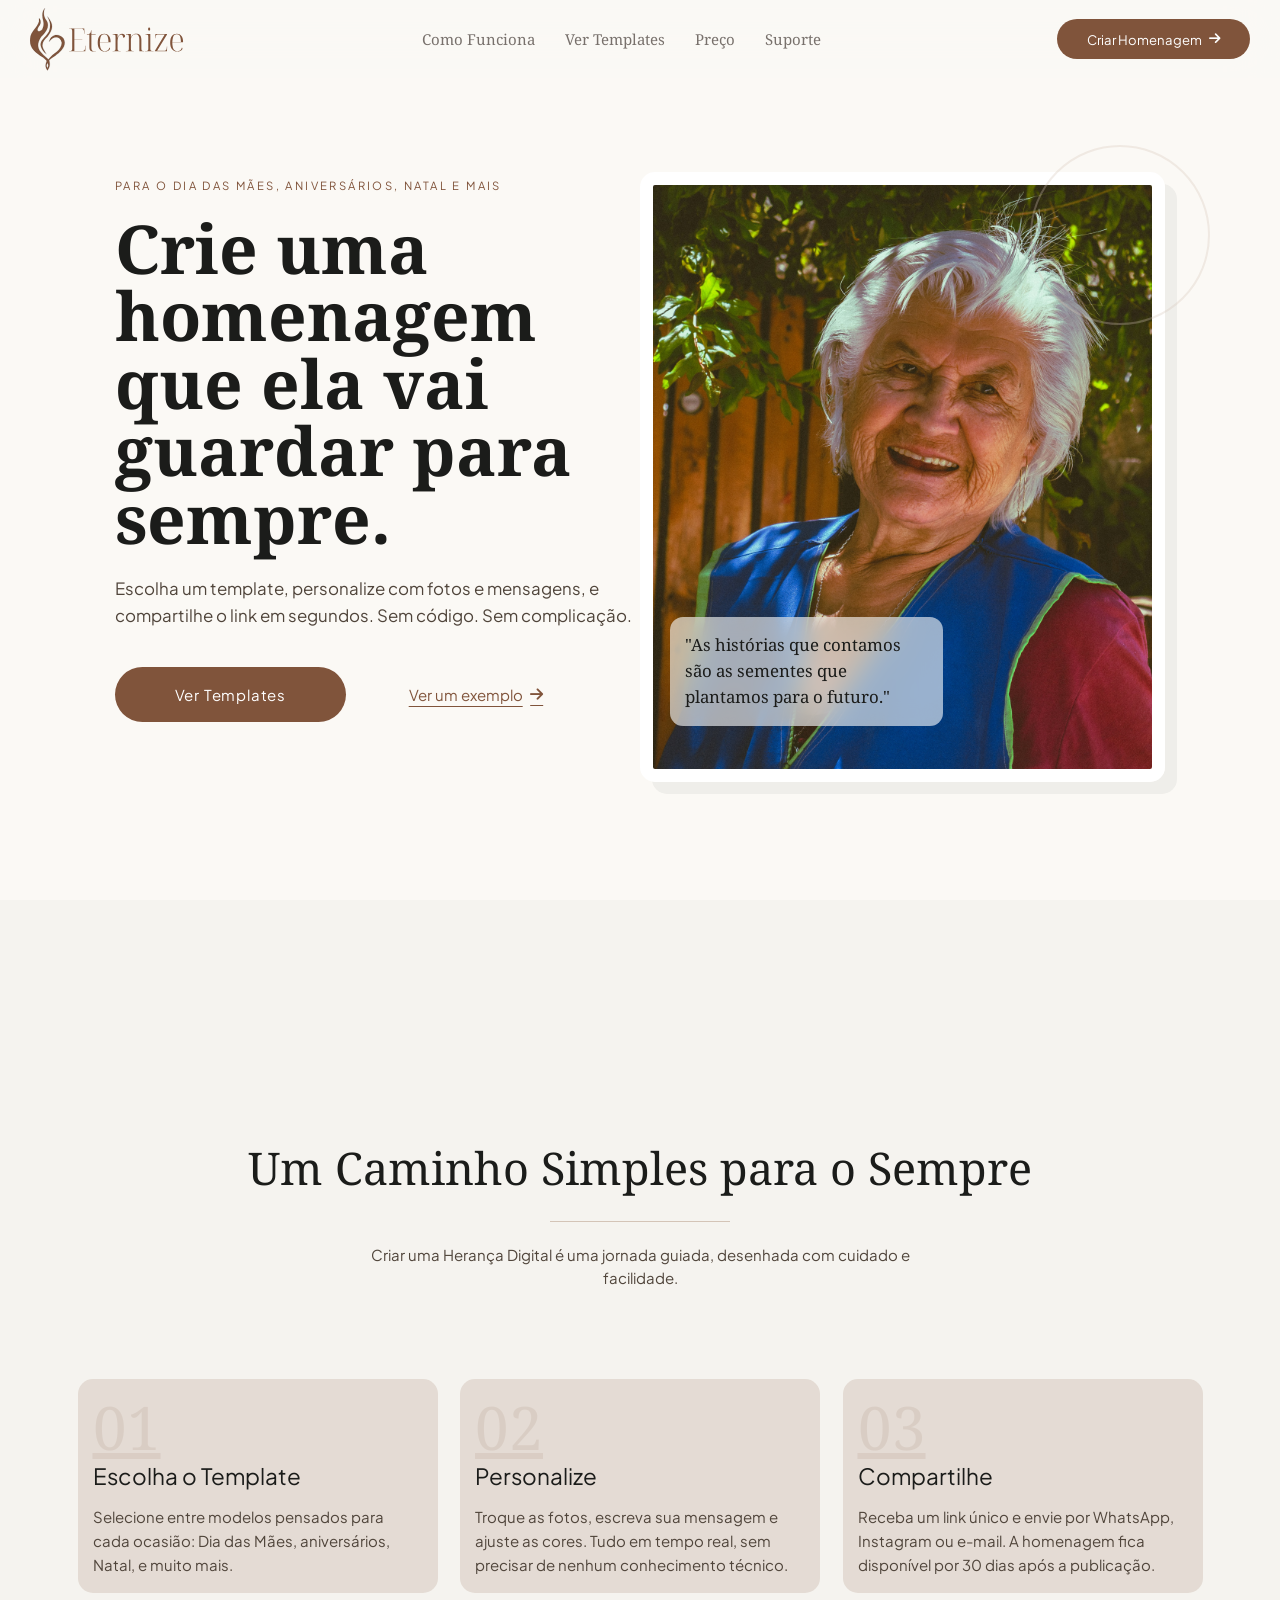
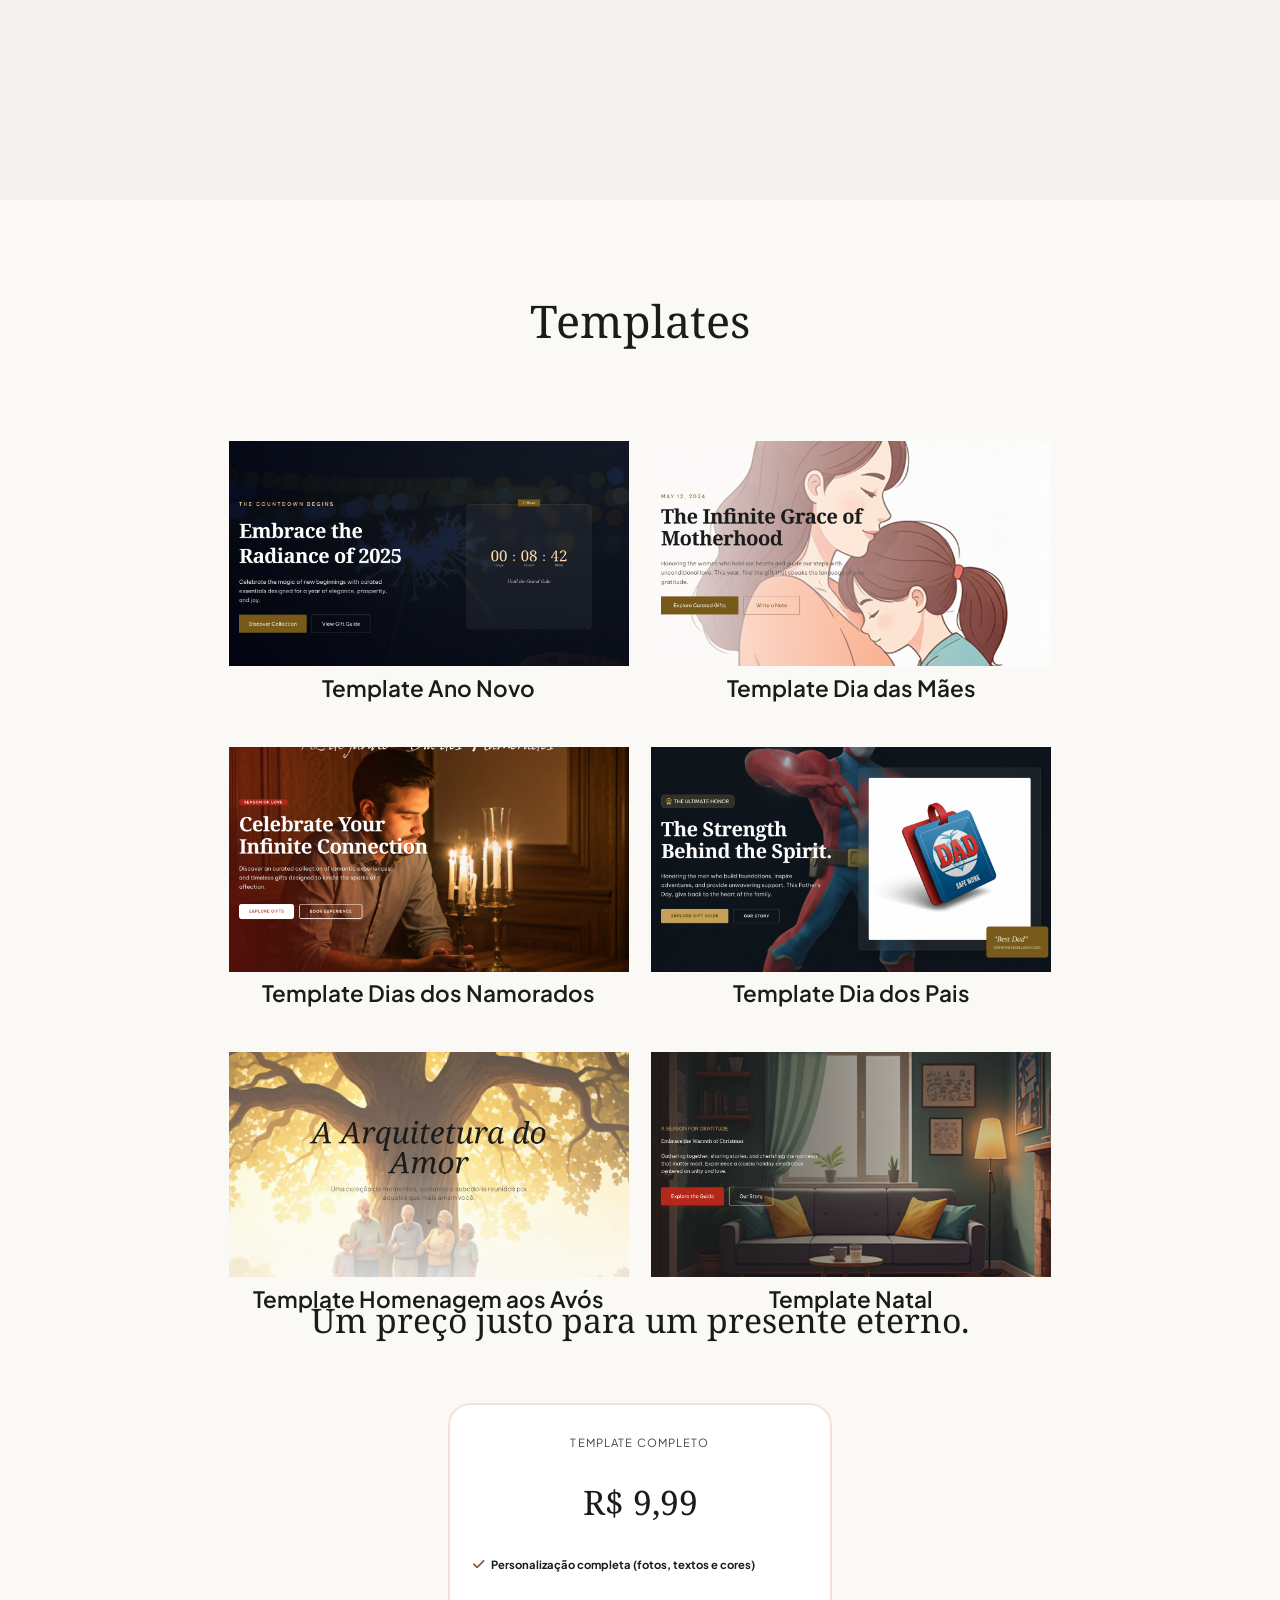
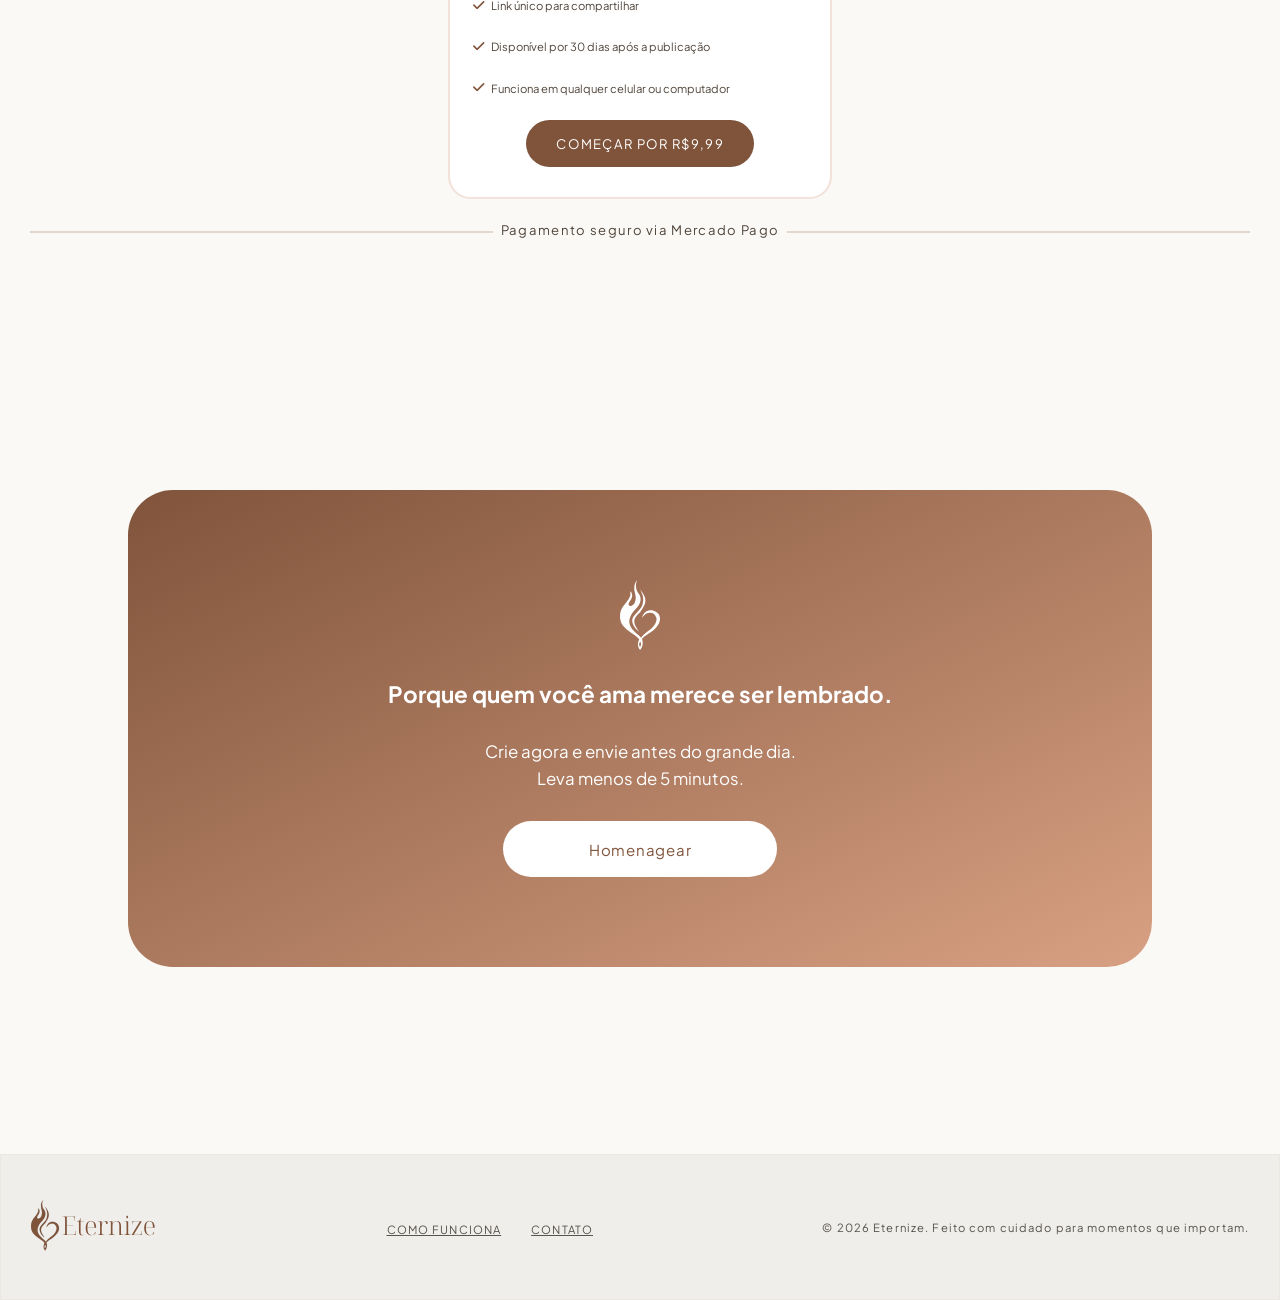
<file: index.html>
<!doctype html>
<html lang="pt-br">
  <head>
    <meta charset="UTF-8" />
    <meta name="viewport" content="width=device-width, initial-scale=1.0" />
    <title>Eternize</title>
    <link rel="stylesheet" href="./style.css" />

    <link
      rel="apple-touch-icon"
      sizes="180x180"
      href="./icon/apple-touch-icon.png"
    />
    <link
      rel="icon"
      type="image/png"
      sizes="32x32"
      href="./icon/favicon-32x32.png"
    />
    <link
      rel="icon"
      type="image/png"
      sizes="16x16"
      href="./icon/favicon-16x16.png"
    />
    <link rel="manifest" href="/icon/site.webmanifest" />

    <!--Ícones -->
    <link
      rel="stylesheet"
      href="https://cdnjs.cloudflare.com/ajax/libs/font-awesome/6.5.1/css/all.min.css"
    />

    <!-- Fontes -->
    <link rel="preconnect" href="https://fonts.googleapis.com" />
    <link rel="preconnect" href="https://fonts.gstatic.com" crossorigin />
    <link
      href="https://fonts.googleapis.com/css2?family=Noto+Serif:ital,wght@0,100..900;1,100..900&family=Plus+Jakarta+Sans:ital,wght@0,200..800;1,200..800&display=swap"
      rel="stylesheet"
    />
  </head>
  <body>
    <header>
      <img src="./assets/logo-name.svg" alt="Logo Eternize" />
      <nav>
        <ul class="nav-links">
          <li><a href="#how">Como Funciona</a></li>
          <li><a href="#templates">Ver Templates</a></li>
          <li><a href="#price">Preço</a></li>
          <li><a href="https://www.instagram.com/tataah_arts/">Suporte</a></li>
        </ul>
      </nav>
      <a href="https://www.instagram.com/tataah_arts/" class="cta"
        >Criar Homenagem <i class="fa-solid fa-arrow-right"></i
      ></a>
      <button id="menu-hamburguer" onclick="abrirMenu()">
        <i class="fa-solid fa-bars"></i>
      </button>
    </header>

    <div id="menu-content">
      <ul class="nav-links">
        <li><a href="#how">Como Funciona</a></li>
        <li><a href="#templates">Ver Templates</a></li>
        <li><a href="#price">Preço</a></li>
        <li><a href="#contact">Suporte</a></li>
      </ul>
      <a href="#contact" class="cta"
        >Criar Homenagem <i class="fa-solid fa-arrow-right"></i
      ></a>
    </div>

    <section class="hero" id="hero">
      <aside class="left-content">
        <p class="hero-detail">
          Para o Dia das Mães, Aniversários, Natal e mais
        </p>
        <h1>Crie uma homenagem que ela vai guardar para sempre.</h1>
        <p class="hero-subtitle">
          Escolha um template, personalize com fotos e mensagens, e compartilhe
          o link em segundos. Sem código. Sem complicação.
        </p>
        <div class="buttons">
          <a href="#templates" class="hero-templates-button">Ver Templates</a>
          <a href="#contact" class="hero-exemple-button"
            >Ver um exemplo <i class="fa-solid fa-arrow-right"></i
          ></a>
        </div>
      </aside>
      <aside class="right-content">
        <div class="circle"></div>
        <img
          src="./assets/hero-image.webp"
          alt="Imagem de uma senhora com uma frase homenageando-a"
        />
        <div class="phrase-container">
          <p class="phrase">
            "As histórias que contamos são as sementes que plantamos para o
            futuro."
          </p>
        </div>
      </aside>
    </section>

    <section id="how">
      <h2>Um Caminho Simples para o Sempre</h2>
      <div class="horizontal-line"></div>
      <p class="how-subtitle">
        Criar uma Herança Digital é uma jornada guiada, desenhada com cuidado e
        facilidade.
      </p>
      <div class="card-container">
        <div class="card">
          <p class="card-number">01</p>
          <p class="card-title">Escolha o Template</p>
          <p class="card-subtitle">
            Selecione entre modelos pensados para cada ocasião: Dia das Mães,
            aniversários, Natal, e muito mais.
          </p>
        </div>
        <div class="card">
          <p class="card-number">02</p>
          <p class="card-title">Personalize</p>
          <p class="card-subtitle">
            Troque as fotos, escreva sua mensagem e ajuste as cores. Tudo em
            tempo real, sem precisar de nenhum conhecimento técnico.
          </p>
        </div>
        <div class="card">
          <p class="card-number">03</p>
          <p class="card-title">Compartilhe</p>
          <p class="card-subtitle">
            Receba um link único e envie por WhatsApp, Instagram ou e-mail. A
            homenagem fica disponível por 30 dias após a publicação.
          </p>
        </div>
      </div>
    </section>

    <section class="templates" id="templates">
      <h2>Templates</h2>
      <div class="grid-container">
        <div class="grid-item i1">
          <a class="grid-title" href="templates/Ano Novo/anonovo.html"
            >Template Ano Novo</a
          >
          <img
            src="./templates(capas)/template-ano-novo.png"
            alt="Exemplo de template de um site"
          />
        </div>
        <div class="grid-item i2">
          <a class="grid-title" href="templates/Mães/maes.html"
            >Template Dia das Mães</a
          >
          <img
            src="./templates(capas)/template-dia-das-maes.png"
            alt="Exemplo de template de um site"
          />
        </div>
        <div class="grid-item i3">
          <a class="grid-title" href="templates/Namorados/namorados.html"
            >Template Dias dos Namorados</a
          >
          <img
            src="./templates(capas)/template-dia-dos-namorados.png"
            alt="Exemplo de template de um site"
          />
        </div>
        <div class="grid-item i4">
          <a class="grid-title" href="templates/Pais/pais.html"
            >Template Dia dos Pais</a
          >
          <img
            src="./templates(capas)/template-dia-dos-pais.png"
            alt="Exemplo de template de um site"
          />
        </div>
        <div class="grid-item i5">
          <a class="grid-title" href="templates/Avós/avos.html"
            >Template Homenagem aos Avós</a
          >
          <img
            src="./templates(capas)/template-homenagem-aos-avos.png"
            alt="Exemplo de template de um site"
          />
        </div>
        <div class="grid-item i6">
          <a class="grid-title" href="templates/Natal/natal.html"
            >Template Natal</a
          >
          <img
            src="./templates(capas)/template-natal.png"
            alt="Exemplo de template de um site"
          />
        </div>
        <!-- Comentei porque não achei nada sobre esse template de aniversário e ele está com foto e nome do template de Natal -->
        <!-- <div class="grid-item i7"> 
          <a class="grid-title" href="templates/Aniversários/aniversario.html"
            >Template Natal</a
          >
          <img
            src="./templates(capas)/template-natal.png"
            alt="Exemplo de template de um site"
          />
        </div> -->
      </div>
    </section>

    <section class="price" id="price">
      <h2 class="price-title">Um preço justo para um presente eterno.</h2>
      <div class="card-price">
        <p class="card-price-title">Template Completo</p>
        <p class="card-price-price">R$ 9,99</p>
        <ul>
          <li>
            <i class="fa-solid fa-check"></i
            ><b>Personalização completa (fotos, textos e cores)</b>
          </li>
          <li><i class="fa-solid fa-check"></i>Link único para compartilhar</li>
          <li>
            <i class="fa-solid fa-check"></i>Disponível por 30 dias após a
            publicação
          </li>
          <li>
            <i class="fa-solid fa-check"></i>Funciona em qualquer celular ou
            computador
          </li>
        </ul>
        <a href="#contact" class="card-price-btn">Começar por R$9,99</a>
      </div>
      <div class="price-subtitle">
        <p class="price-pay">Pagamento seguro via Mercado Pago</p>
        <div class="price-line"></div>
      </div>
    </section>

    <section id="call-to-action">
      <div class="card-call">
        <img src="assets/logo-white.svg" alt="Logo da empresa" />
        <h2 class="title-call">Porque quem você ama merece ser lembrado.</h2>
        <p class="detail-call">
          Crie agora e envie antes do grande dia. <br />
          Leva menos de 5 minutos.
        </p>
        <a href="https://www.instagram.com/tataah_arts/" class="btn-call"
          >Homenagear</a
        >
      </div>
      <footer>
        <a href="#hero"
          ><img src="assets/logo-name.svg" alt="Logo Eternize"
        /></a>
        <ul>
          <li><a href="#how">Como funciona</a></li>
          <li><a href="https://www.instagram.com/tataah_arts/">Contato</a></li>
        </ul>
        <p class="copyright">
          © 2026 Eternize. Feito com cuidado para momentos que importam.
        </p>
      </footer>
    </section>

    <script src="./script.js"></script>
  </body>
</html>
</file>
<file: style.css>
:root {
  --bg: #fbf9f5;
  --assent-color: #80543b;
  --title-font-family: "Noto Serif", sans-serif;
}

* {
  margin: 0;
  padding: 0;
  box-sizing: border-box;
  text-decoration: none;
  scroll-behavior: smooth;
  overscroll-behavior: none;
  scrollbar-width: thin;
  scrollbar-color: var(--assent-color) var(--bg);
}

::-webkit-scrollbar-track {
  background: var(--bg);
}

::-webkit-scrollbar-thumb {
  background: var(--assent-color);
  border-radius: 8px;
}

body {
  background: var(--bg);
  font-family: "Plus Jakarta Sans", sans-serif;
  font-weight: 400;
  max-width: 1440px;
  margin: 0 auto;
  overflow-x: clip;
}

header {
  width: 100vw;
  height: fit-content;
  display: flex;
  justify-content: space-between;
  align-items: center;
  padding: 0.5rem 2rem;
  background: rgba(251, 249, 245, 0.8);
  backdrop-filter: blur(24px);
  position: fixed;
  top: 0;
  left: 0;
  z-index: 999;
}

header img {
  width: auto;
  height: 100%;
}

nav,
nav ul {
  display: flex;
  list-style: none;
  width: fit-content;
  justify-content: space-between;
  align-items: center;
  gap: 2rem;
}

.nav-links a {
  font-family: var(--title-font-family);
  font-size: 1rem;
  color: #78716c;
  text-align: center;
}

.cta {
  display: flex;
  align-items: center;
  justify-content: center;
  text-align: center;
  padding: 0.75rem 2rem;
  gap: 0.5rem;
  color: #fff;
  font-size: 0.875rem;
  background: var(--assent-color);
  border-radius: 99px;
}

section {
  width: 100%;
  min-height: fit-content;
  height: 100vh;
  padding: 6rem 2rem 4rem;
}

#hero {
  display: flex;
  flex-wrap: wrap;
  justify-content: center;
  align-items: center;
  padding: 6rem;
}

.left-content,
.right-content {
  width: 100%;
  max-width: 35rem;
  height: fit-content;
}

.left-content {
  display: flex;
  flex-direction: column;
  gap: 1.5rem;
  text-wrap: wrap;
}

.hero-detail {
  font-size: 0.75rem;
  letter-spacing: 2.4px;
  color: var(--assent-color);
  text-transform: uppercase;
  width: 100%;
}

h1 {
  font-family: var(--title-font-family);
  font-size: 4.5rem;
  line-height: 4.5rem;
  color: #1b1c1a;
}

.hero-subtitle {
  font-size: 1.125rem;
  color: #50453b;
  line-height: 1.831rem;
}

.buttons {
  width: 100%;
  height: fit-content;
  display: flex;
  flex-wrap: wrap;
  gap: 1rem;
  padding-top: 1rem;
}

.hero-templates-button {
  width: 100%;
  max-width: 15.375rem;
  height: fit-content;
  display: flex;
  justify-content: center;
  align-items: center;
  background: var(--assent-color);
  color: #fff;
  text-wrap: nowrap;
  font-size: 1rem;
  letter-spacing: 0.8px;
  border-radius: 99px;
  padding: 1.2rem 2rem;
}

.hero-exemple-button {
  padding: 1.2rem 2rem;
  width: 100%;
  max-width: 15.375rem;
  height: fit-content;
  display: flex;
  justify-content: center;
  align-items: center;
  gap: 0.5rem;
  text-decoration: underline;
  text-underline-offset: 0.3rem;
  color: var(--assent-color);
}

.right-content {
  display: flex;
  flex-direction: column;
  aspect-ratio: 31 / 36;
}

.circle {
  background: transparent;
  border-radius: 50%;
  width: 12rem;
  aspect-ratio: 1 / 1;
  border: solid 2px rgba(212, 196, 183, 0.3);
  margin-bottom: -10.2rem;
  margin-left: 26rem;
  z-index: 12;
}

.right-content img {
  width: 100%;
  height: auto;
  aspect-ratio: 31 / 36;
  object-fit: cover;
  border: solid 0.875rem #fff;
  border-radius: 1rem;
  box-shadow: 0.8rem 0.8rem 0 0 #efeeea;
}

.phrase-container {
  background: rgba(255, 255, 255, 0.6);
  backdrop-filter: blur(12px);
  border-radius: 0.875rem;
  padding: 1rem 2.5rem 1rem 1rem;
  width: fit-content;
  height: fit-content;
  z-index: 10;
  margin-top: -11rem;
  margin-left: 2rem;
}

.phrase {
  font-family: var(--title-font-family);
  color: #1b1c1a;
  font-size: 1.125rem;
  line-height: 1.75rem;
  width: 100%;
  max-width: 220px;
  text-wrap: wrap;
}

/* Seção Processo */
#how {
  display: flex;
  flex-direction: column;
  justify-content: center;
  align-items: center;
  text-align: center;
  gap: 1.5rem;
  background: #f5f3ef;
}

#how h2 {
  font-family: var(--title-font-family);
  font-size: 3rem;
  font-weight: 400;
  color: #1b1c1a;
  width: 100%;
  flex-wrap: wrap;
}

.horizontal-line {
  width: 12rem;
  height: 1px;
  background: linear-gradient(
    rgba(212, 196, 183, 0) 0%,
    #d4c4b7 50%,
    rgba(212, 196, 183, 0) 100%
  );
}

.how-subtitle {
  width: 100%;
  max-width: 576px;
  font-size: 1rem;
  color: #50453b;
  line-height: 1.5rem;
}

.card-container {
  width: 100%;
  height: fit-content;
  padding-top: 4.5rem;
  display: flex;
  flex-direction: row;
  align-items: center;
  flex-wrap: wrap;
  gap: 1.5rem;
  justify-content: center;
}

.card {
  width: 100%;
  max-width: 24rem;
  display: flex;
  flex-direction: column;
  padding: 1rem;
  border-radius: 1rem;
  background: rgba(128, 84, 59, 0.15);
  text-align: start;
}

.card-number {
  width: 100%;
  font-family: var(--title-font-family);
  font-size: 4rem;
  line-height: 4.5rem;
  color: rgba(128, 84, 59, 0.1);
  text-decoration: underline;
}

.card-title {
  width: 100%;
  text-wrap: wrap;
  padding-bottom: 1rem;
  font-size: 1.5rem;
  color: #1b1c1a;
}

.card-subtitle {
  color: #50453b;
  font-size: 1rem;
  line-height: 1.625rem;
}

/* Seção Templates */
#templates {
  display: flex;
  flex-direction: column;
  gap: 6rem;
  text-align: center;
}

#templates h2 {
  color: #1b1c1a;
  font-weight: 400;
  font-family: var(--title-font-family);
  font-size: 3rem;
}

.grid-container {
  display: flex;
  gap: 1.5rem;
  row-gap: 3rem;
  flex-wrap: wrap;
  align-items: center;
  justify-content: center;
  width: 100%;
  height: fit-content;
}

.grid-item {
  display: flex;
  flex-direction: column-reverse;
  gap: 0.5rem;
}

.grid-item img {
  width: 100%;
  max-width: 400px;
  height: auto;
  aspect-ratio: 16 / 9;
  object-fit: cover;
}

.grid-title {
  font-weight: 600;
  font-size: 1.5rem;
  color: #1b1c1a;
}

/* Seção Preços */
#price {
  display: flex;
  flex-direction: column;
  justify-content: center;
  align-items: center;
  gap: 1.5rem;
}

#price h2 {
  color: #1b1c1a;
  font-family: var(--title-font-family);
  font-size: 2.25rem;
  font-weight: 400;
  padding-bottom: 2.5rem;
  text-align: center;
  width: 100%;
  text-wrap: wrap;
}

.card-price {
  display: flex;
  flex-direction: column;
  align-items: center;
  background: #fff;
  height: fit-content;
  min-width: fit-content;
  width: 100%;
  max-width: 384px;
  padding: 2rem 1.5rem;
  border-radius: 1.5rem;
  border: solid 2px rgba(216, 160, 131, 0.3);
  gap: 2rem;
}

.card-price-title {
  font-size: 0.75rem;
  letter-spacing: 0.075rem;
  text-align: center;
  color: #50453b;
  flex-wrap: wrap;
  width: 100%;
  text-transform: uppercase;
}

.card-price-price {
  text-align: center;
  font-family: var(--title-font-family);
  font-weight: 400;
  color: #1b1c1a;
  font-size: 2.25rem;
  text-wrap: nowrap;
  width: 100%;
}

.card-price ul {
  display: flex;
  flex-direction: column;
  gap: 1.5rem;
  height: fit-content;
  width: 100%;
  list-style: none;
}

.card-price ul li {
  display: flex;
  align-items: center;
  gap: 0.5rem;
  width: 100%;
  font-size: 0.75rem;
  line-height: 1.25rem;
  color: #50453b;
}

.card-price ul li b {
  color: #1b1c1a;
}

.fa-check {
  color: var(--assent-color);
  font-size: 0.875rem;
}

.card-price-btn {
  text-transform: uppercase;
  margin-top: -0.5rem;
  background: var(--assent-color);
  padding: 1rem 2rem;
  text-align: center;
  border-radius: 99px;
  color: #fff;
  font-size: 0.875rem;
  letter-spacing: 0.0875rem;
  text-wrap: nowrap;
  font-weight: 400;
}

.price-subtitle {
  width: 100%;
  height: fit-content;
  display: flex;
  flex-direction: column;
  justify-content: center;
  align-items: center;
  flex-wrap: nowrap;
}

.price-pay {
  background: var(--bg);
  color: #50453b;
  text-align: center;
  text-wrap: wrap;
  width: fit-content;
  max-width: calc(300px + 1rem);
  line-height: 1.25rem;
  font-size: 0.875rem;
  letter-spacing: 0.0875rem;
  padding: 0 0.5rem;
  z-index: 1;
}

.price-line {
  margin-top: -0.6rem;
  width: 100%;
  height: 2px;
  background: rgba(128, 84, 59, 0.2);
}

/* Seção CTA */
#call-to-action {
  display: flex;
  flex-direction: column;
  justify-content: space-between;
  align-items: center;
  padding-bottom: 0;
  max-height: fit-content;
  gap: 6rem;
}

.card-call {
  width: 100%;
  max-width: 1024px;
  padding: 6rem;
  display: flex;
  flex-direction: column;
  justify-content: center;
  align-items: center;
  text-align: center;
  gap: 2rem;
  color: #fff;
  border-radius: 3rem;
  background: linear-gradient(154deg, var(--assent-color) 0%, #d8a083 100%);
}

.card-call img {
  width: 2.625rem;
  height: auto;
}

.card-call-title {
  font-family: var(--title-font-family);
  font-size: 3.75rem;
  line-height: 3.75rem;
}

.detail-call {
  font-size: 1.125rem;
  line-height: 1.75rem;
}

.btn-call {
  width: 100%;
  max-width: 274px;
  height: fit-content;
  font-size: 1rem;
  color: var(--assent-color);
  letter-spacing: 0.05rem;
  padding: 1.25rem 3rem;
  background: #fff;
  border-radius: 99px;
}

footer {
  display: flex;
  justify-content: space-between;
  align-items: center;
  padding: 3rem 2rem;
  width: 100vw;
  position: relative;
  left: 0;
  bottom: 0;
  justify-content: space-between;
  gap: 3rem;
  border: solid 1px rgba(212, 196, 183, 0.2);
  background: #efeeea;
}

footer img {
  width: auto;
  height: 3.4rem;
}

footer ul {
  display: flex;
  justify-content: center;
  align-items: center;
  flex-wrap: wrap;
  width: fit-content;
  max-width: 520px;
  gap: 2rem;
  list-style: none;
}

footer ul li a {
  color: #57534e;
  text-wrap: nowrap;
  font-size: 0.75rem;
  letter-spacing: 0.075rem;
  text-decoration: underline;
  text-transform: uppercase;
}

.copyright {
  font-size: 0.75rem;
  letter-spacing: 0.075rem;
  line-height: 1rem;
  color: #57534e;
  text-align: center;
}

/* EFEITOS */
.nav-links .active {
  color: var(--assent-color);
  text-decoration: underline;
  text-underline-offset: 0.5rem;
  transition: 0.5s ease;
}

.cta:hover,
.hero-templates-button:hover,
.card-price-btn:hover {
  background: #50453b;
  scale: 1.02;
  transition: 0.5s ease;
}

.btn-call:hover {
  background: #d4c4b7;
  scale: 1.02;
  transition: 0.5s ease;
}

.phrase-container:hover,
.card:hover {
  box-shadow: 0 0 20px -12px #000;
  scale: 1.02;
  transition: 0.5s ease;
}

nav ul li:hover,
footer ul li:hover {
  color: #50453b;
  scale: 1.02;
  transition: 0.2s ease;
}

.grid-item:hover {
  scale: 1.02;
  transition: 0.5s ease;
}

.grid-title:hover {
  color: var(--assent-color);
  scale: 1.02;
  transition: 0.2s ease;
  cursor: pointer;
}

.hero-exemple-button:hover {
  color: #50453b;
  scale: 1.02;
  transition: 0.2s ease;
}

/* Menu Mobile */
#menu-hamburguer,
#menu-content {
  display: none;
}

/* Responsividade */
/* Mobile */
@media (max-width: 767px) {
  section,
  #hero,
  #skills {
    padding: 8rem 1.5rem 3rem;
  }

  .nav-links,
  header .cta,
  .right-content {
    display: none;
  }

  #menu-hamburguer {
    display: flex;
    width: auto;
    height: 100%;
    background: transparent;
    border: none;
    color: var(--assent-color);
    font-size: 2.25rem;
  }

  #menu-content {
    background: var(--bg);
    z-index: 100;
    position: fixed;
    right: 0;
    top: 5rem;
    display: none;
    height: fit-content;
    width: 40%;
    flex-direction: column;
    gap: 1.5rem;
    padding: 1rem;
    justify-content: center;
    align-items: center;
  }

  #menu-content .nav-links {
    display: flex;
    justify-content: center;
    align-items: center;
    flex-direction: column;
    list-style: none;
    text-align: center;
    gap: 0.5rem;
  }

  #menu-content .cta {
    display: block;
    width: 100%;
    padding: 0.75rem 1rem;
    border-radius: 16px;
    display: flex;
    justify-content: center;
    align-items: center;
    font-size: 11px;
  }

  h1 {
    font-size: 2.8rem;
    line-height: 3rem;
  }

  .buttons {
    justify-content: center;
    align-items: center;
  }

  h2,
  #templates h2,
  #how h2 {
    font-size: 1.8rem;
    line-height: 2rem;
  }

  .price-pay {
    width: 12rem;
  }

  .card-call {
    padding: 1.5rem;
  }

  footer {
    padding: 1.5rem;
    gap: 0.5rem;
  }

  footer img {
    display: none;
  }

  footer ul {
    width: 50%;
    gap: 0.5rem;
  }

  footer ul li {
    font-size: 0.625rem;
  }
}

/* Tablet */
@media (min-width: 768px) and (max-width: 1023px) {
  header .cta {
    font-size: 0.75rem;
    padding: 0.875rem 1rem;
  }

  .nav-links li a {
    text-align: center;
  }

  header,
  .nav-links {
    gap: 1rem;
  }
}

/* Ajuste específico para menu hambúrguer não sumir em telas menores */
@media (min-width: 320px) and (max-width: 374px) {
  #menu-content {
    margin-top: 1rem;
  }
}

/* Ajuste específico para a nav bar não quebrar na parte dos links */
@media (max-width: 784px) {
  .nav-links,
  header .cta {
    display: none;
  }

  #menu-hamburguer {
    display: flex;
    width: auto;
    height: 100%;
    background: transparent;
    border: none;
    color: var(--assent-color);
    font-size: 2.25rem;
  }

  #menu-content {
    background: var(--bg);
    z-index: 100;
    position: fixed;
    right: 0;
    top: 5rem;
    display: none;
    height: fit-content;
    width: 40%;
    flex-direction: column;
    gap: 1.5rem;
    padding: 1rem;
    justify-content: center;
    align-items: center;
  }

  #menu-content .nav-links {
    display: flex;
    justify-content: center;
    align-items: center;
    flex-direction: column;
    list-style: none;
    text-align: center;
    gap: 0.5rem;
  }

  #menu-content .cta {
    display: block;
    width: 100%;
    padding: 0.75rem 1rem;
    border-radius: 16px;
    display: flex;
    justify-content: center;
    align-items: center;
    font-size: 11px;
  }
}

/* Ajustes de Fontes */
@media (min-width: 320px) {
  :root {
    font-size: 11px;
  }
}
@media (min-width: 375px) {
  :root {
    font-size: 12px;
  }
}
@media (min-width: 425px) {
  :root {
    font-size: 13px;
  }
}
@media (min-width: 768px) {
  :root {
    font-size: 14px;
  }
}
@media (min-width: 1024px) {
  :root {
    font-size: 15px;
  }
}
@media (min-width: 1440px) {
  :root {
    font-size: 16px;
  }
  body {
    max-width: 1440px;
  }
}
</file>
